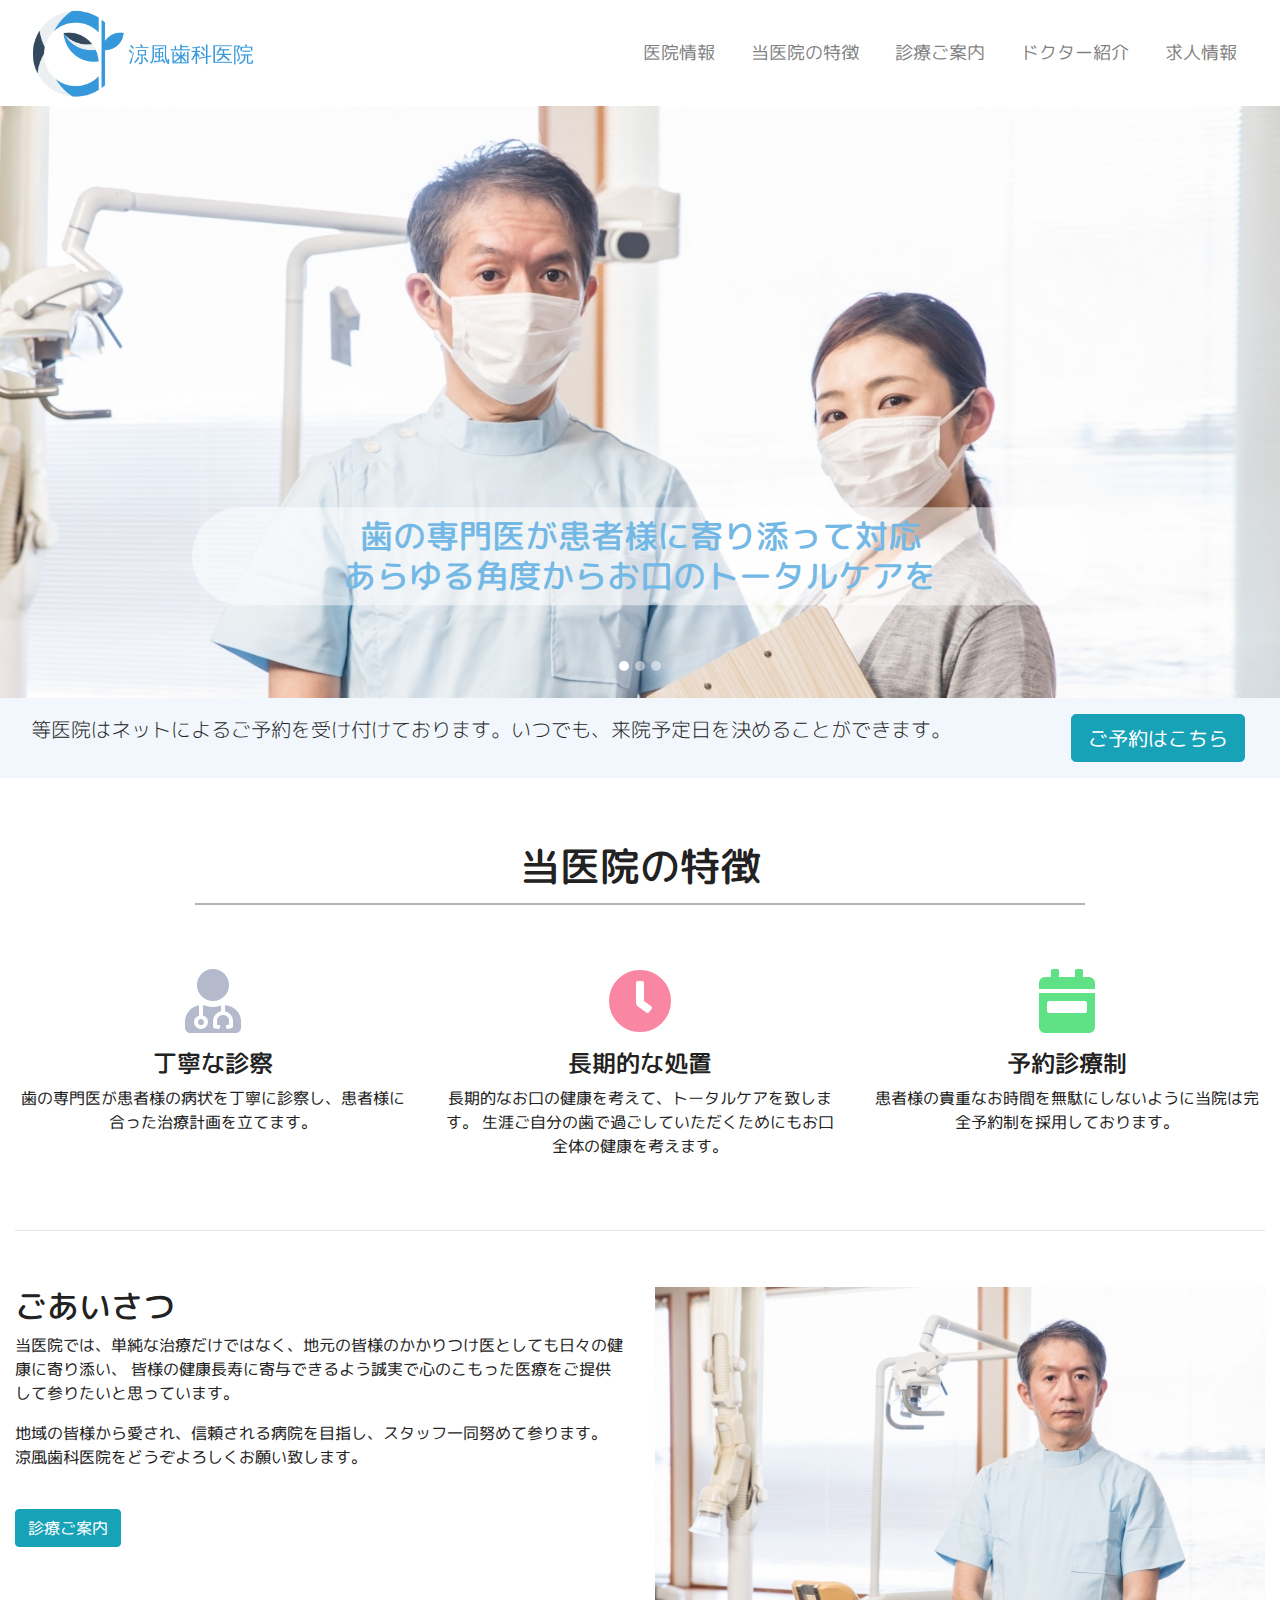
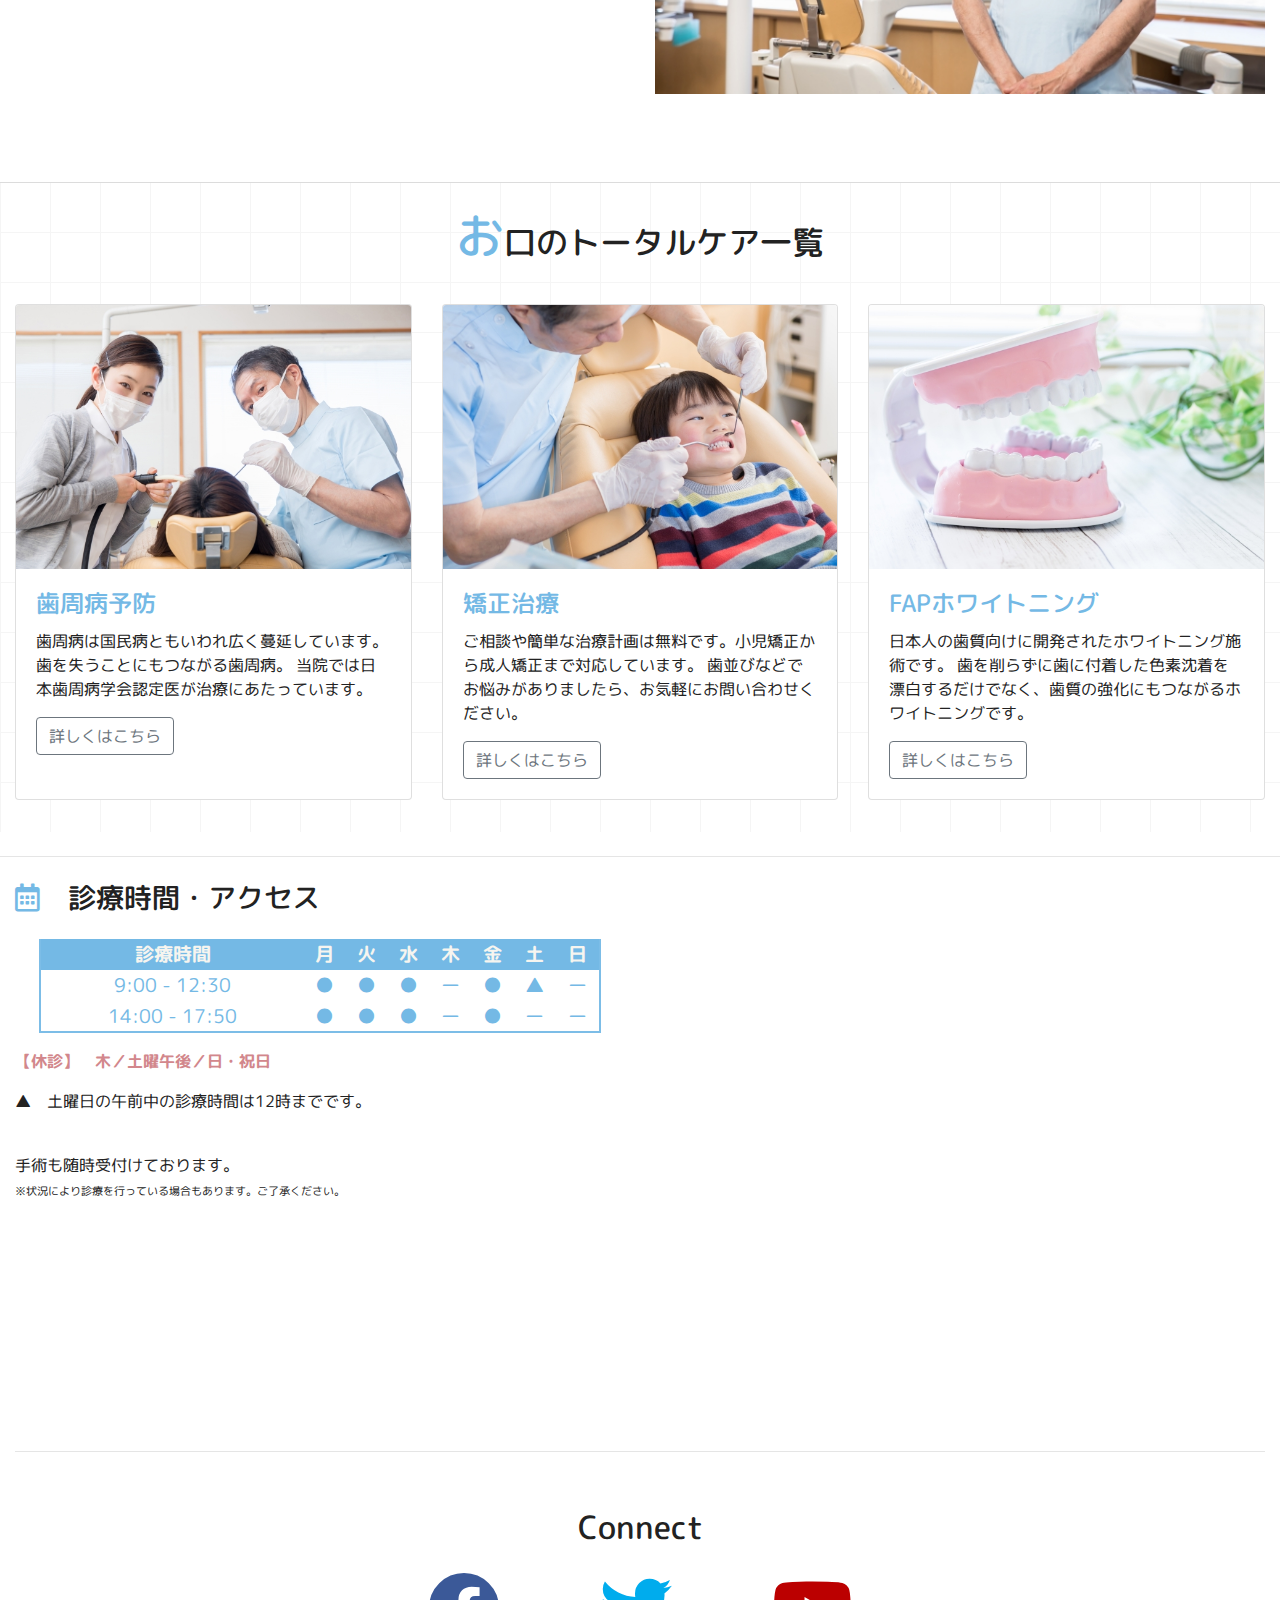
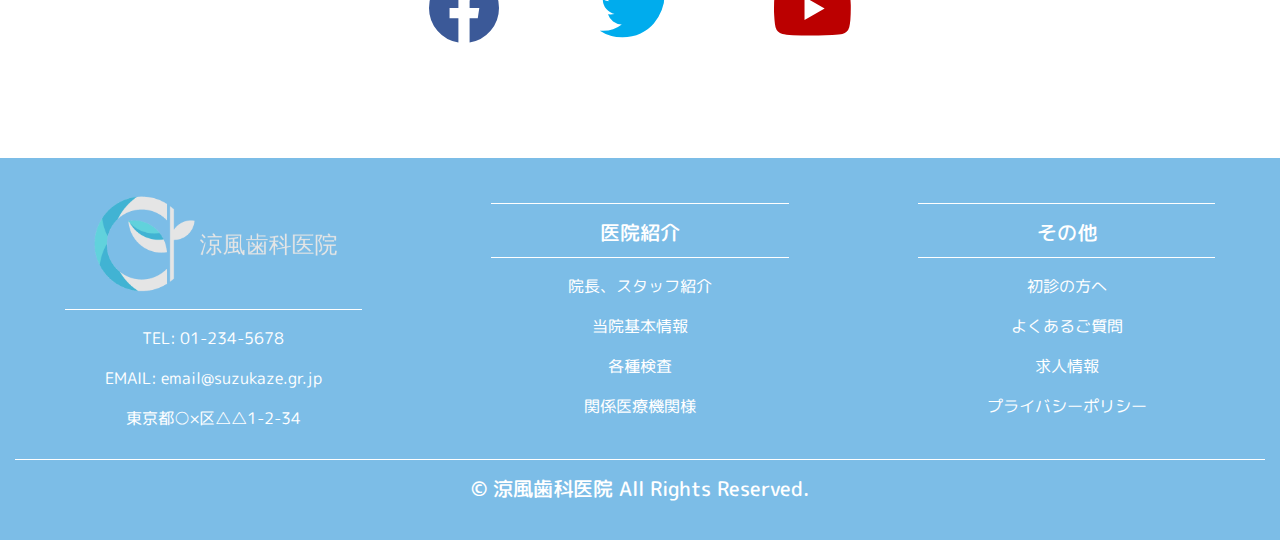
<file: dental/index.html>
<!DOCTYPE html>
<html lang="ja">
	<head>
		<meta charset="utf-8">
		<meta name="viewport" content="width=device-width, initial-scale=1">

		<!-- Bootstrap CSS -->
		<link rel="stylesheet" href="https://stackpath.bootstrapcdn.com/bootstrap/4.3.1/css/bootstrap.min.css" integrity="sha384-ggOyR0iXCbMQv3Xipma34MD+dH/1fQ784/j6cY/iJTQUOhcWr7x9JvoRxT2MZw1T" crossorigin="anonymous">
		<!-- Font Awesome -->
		<link rel="stylesheet" href="https://use.fontawesome.com/releases/v5.6.3/css/all.css">

		<!-- My Style-->
		<link href="style.css" rel="stylesheet">

		<title>涼風歯科医院 | 患者様に寄り添った治療を</title>
	</head>

	<body>

	<!-- Navigation -->
	<!-- expand-lgでlg以上の時nav-itemを表示する -->
	<nav class="navbar navbar-expand-lg navbar-light bg-white">
		<div class="container-fluid">
			<a class="navbar-brand" href="index.html"><img class="logo" src="image/logo.png"></a>
			<button class="navbar-toggler" type="button" data-toggle="collapse" data-target="#navbarResponsive">
				<span class="navbar-toggler-icon"></span>
			</button>
			<div class="collapse navbar-collapse" id="navbarResponsive">
				<ul class="navbar-nav ml-auto">
					<li class="nav-item">
						<a class="nav-link" href="#">医院情報</a>
					</li>
					<li class="nav-item">
						<a class="nav-link" href="#">当医院の特徴</a>
					</li>
					<li class="nav-item">
						<a class="nav-link" href="#">診療ご案内</a>
					</li>
					<li class="nav-item">
						<a class="nav-link" href="#">ドクター紹介</a>
					</li>
					<li class="nav-item">
						<a class="nav-link" href="#">求人情報</a>
					</li>
				</ul>
			</div>
		</div>
	</nav>


	<!--- Image Slider -->
	<div id="slides" class="carousel slide carousel-fade" data-ride="carousel">
		<ul class="carousel-indicators">
			<li data-target="#slides" data-slide-to="0" class="active"></li>
			<li data-target="#slides" data-slide-to="1"></li>
			<li data-target="#slides" data-slide-to="2"></li>
		</ul>
		<div class="carousel-inner">
			<div class="carousel-item active">
				<img src="image/slide1.jpg">
				<div class="carousel-caption">
					<h3>
						歯の専門医が患者様に寄り添って対応<br>
						あらゆる角度からお口のトータルケアを
					</h3>
				</div>
			</div>
			<div class="carousel-item">
				<img src="image/slide2.jpg">
			</div>
			<div class="carousel-item">
				<img src="image/slide3.jpg">
			</div>
		</div>
	</div>


	<!--- Jumbotron -->
	<div class="container-fluid">
		<div class="row jumbotron">
			<div class="col-xs-12 col-sm-12 col-md-9 col-lg-9 col-xl-10">
				<p class="lead">
					等医院はネットによるご予約を受け付けております。いつでも、来院予定日を決めることができます。
				</p>
			</div>
			<div class="col-xs-12 col-sm-12 col-md-3 col-lg-3 col-xl-2">
				<a href="#"><button type="button" class="btn btn-info btn-lg">ご予約はこちら</button></a>
			</div>
		</div>
	</div>


	<!--- 特徴 -->
	<div class="container-fluid padding">
		<div class="row welcome text-center">
			<div class="col-12">
				<h1 class="display-6">当医院の特徴</h1>
			</div>
			<hr>
		</div>
	</div>


	<!--- Three Column Section -->
	<div class="container-fluid padding">
		<div class="row text-center padding">
			<div class="col-xs-12 col-sm-6 col-md-4">
				<i class="fas fa-user-md"></i>
				<h4>丁寧な診察</h4>
				<p>歯の専門医が患者様の病状を丁寧に診察し、患者様に合った治療計画を立てます。</p>
			</div>
			<div class="col-xs-12 col-sm-6 col-md-4">
				<i class="fa fa-clock"></i>
				<h4>長期的な処置</h4>
				<p>
					長期的なお口の健康を考えて、トータルケアを致します。
					生涯ご自分の歯で過ごしていただくためにもお口全体の健康を考えます。
				</p>
			</div>
			<div class="col-sm-12 col-md-4">
				<i class="fas fa-calendar-week"></i>
				<h4>予約診療制</h4>
				<p>患者様の貴重なお時間を無駄にしないように当院は完全予約制を採用しております。</p>
			</div>
			
		</div>
		<hr class="my-4">
	</div>


	<!--- Two Column Section -->
	<div class="container-fluid padding">
		<div class="row padding">
			<div class="col-lg-6">
				<h2>ごあいさつ</h2>
				<p>
					当医院では、単純な治療だけではなく、地元の皆様のかかりつけ医としても日々の健康に寄り添い、
					皆様の健康長寿に寄与できるよう誠実で心のこもった医療をご提供して参りたいと思っています。
				</p>
				<p>
					地域の皆様から愛され、信頼される病院を目指し、スタッフ一同努めて参ります。
					涼風歯科医院をどうぞよろしくお願い致します。
				</p>
				<br>
				<a href="#" class="btn btn-info">診療ご案内</a>
			</div>
			<div class="col-lg-6 text-center">
				<img src="image/face.jpg" class="img-fluid">
			</div>
		</div>
	</div>
	
	
	<!--- お口のトータルケア -->
	<div class="oral-care">
		<hr class="my-4">
		<div class="container-fluid padding">
			<div class="row text-center">
				<div class="col-12">
					<h2 class="display-6">お口のトータルケア一覧</h2>
				</div>
				<hr>
			</div>
		</div>


		<!--- Cards -->
		<div class="container-fluid">
			<div class="row padding">
				<!-- 中央寄せにしたければ、col-md-4の横に text-center を追加する-->
				<div class="col-md-4 d-flex align-items-stretch">
					<div class="card">
						<img class="card-img-top" src="image/card1.jpg">
						<div class="card-body">
							<h4 class="card-title">歯周病予防</h4>
							<p class="card-text">
								歯周病は国民病ともいわれ広く蔓延しています。歯を失うことにもつながる歯周病。
								当院では日本歯周病学会認定医が治療にあたっています。
							</p>
							<a href="#" class="btn btn-outline-secondary">詳しくはこちら</a>
						</div>
					</div>
				</div>
				<div class="col-md-4 d-flex align-items-stretch">
					<div class="card">
						<img class="card-img-top" src="image/card2.jpg">
						<div class="card-body">
							<h4 class="card-title">矯正治療</h4>
							<p class="card-text">
								ご相談や簡単な治療計画は無料です。小児矯正から成人矯正まで対応しています。
								歯並びなどでお悩みがありましたら、お気軽にお問い合わせください。
							</p>
							<a href="#" class="btn btn-outline-secondary">詳しくはこちら</a>
						</div>
					</div>
				</div>
				<div class="col-md-4 d-flex align-items-stretch">
					<div class="card">
						<img class="card-img-top" src="image/card3.jpg">
						<div class="card-body">
							<h4 class="card-title">FAPホワイトニング</h4>
							<p class="card-text">
								日本人の歯質向けに開発されたホワイトニング施術です。
								歯を削らずに歯に付着した色素沈着を漂白するだけでなく、歯質の強化にもつながるホワイトニングです。
							</p>
							<a href="#" class="btn btn-outline-secondary">詳しくはこちら</a>
						</div>
					</div>
				</div>
			</div>
		</div>
	</div>
	<hr class="my-4">
	

	<!--- Two Column Section -->
	<div class="container-fluid padding">
		<div class="row padding">
			<div class="col-12 mb-3">
				<h3><i class="far fa-calendar-alt"></i>　診療時間・アクセス</h3>
			</div>
			<div class="col-lg-6">
				<div class="schedule">
					<table>
						<tbody>
							<tr>
								<th>診療時間</th>
								<th>月</th>
								<th>火</th>
								<th>水</th>
								<th>木</th>
								<th>金</th>
								<th>土</th>
								<th>日</th>
							</tr>
							<tr>
								<td class="time">9:00 - 12:30</td>
								<td>●</td>
								<td>●</td>
								<td>●</td>
								<td>ー</td>
								<td>●</td>
								<td>▲</td>
								<td>ー</td>
							</tr>
							<tr>
								<td class="time">14:00 - 17:50</td>
								<td>●</td>
								<td>●</td>
								<td>●</td>
								<td>ー</td>
								<td>●</td>
								<td>ー</td>
								<td>ー</td>
							</tr>
						</tbody>
					</table>
				</div>
				<p style="color: #d2878c"><strong>【休診】　木／土曜午後／日・祝日</strong></p>
				<p><strong>▲</strong>　土曜日の午前中の診療時間は12時までです。</p>
				<br>
				<p>
					手術も随時受付けております。<br>
					<span style="font-size: 0.7rem;">※状況により診療を行っている場合もあります。ご了承ください。</span>
				</p>
				
			</div>
			<div class="col-lg-6">
				<iframe frameborder="0" style="border:0; width: 100%; height: 50vh"
					src="https://www.google.com/maps/embed/v1/place?key=AIzaSyBYcUNG9r1nbokTTbH2Vr4ZzfrrVc8Q8QI&q=東京駅"
					allowfullscreen>
				</iframe>
			</div>
		</div>
		<hr class="my-4">
	</div>


	<!--- Connect -->
	<div class="container-fluid padding">
		<div class="row text-center padding">
			<div class="col-12">
				<h2>Connect</h2>
				<div class="col-12 social padding">
					<a href="#"><i class="fab fa-facebook"></i></a>
					<a href="#"><i class="fab fa-twitter"></i></a>
					<a href="#"><i class="fab fa-youtube"></i></a>
				</div>
			</div>
		</div>
	</div>


	<!--- Footer -->
	<footer>
		<div class="container-fluid padding">
			<div class="row text-center">
				<div class="col-md-4">
					<img src="image/logo2.png">
					<hr class="light">
					<p>TEL: 01-234-5678</p>
					<p>EMAIL: email@suzukaze.gr.jp</p>
					<p>東京都○×区△△1-2-34<p>
				</div>
				<div class="col-md-4">
					<hr class="light">
					<h5>医院紹介</h5>
					<hr class="light">
					<p><a href="#">院長、スタッフ紹介</a></p>
					<p><a href="#">当院基本情報</a></p>
					<p><a href="#">各種検査</a></p>
					<p><a href="#">関係医療機関様</a></p>
					<p></p>
				</div>
				<div class="col-md-4">
					<hr class="light">
					<h5>その他</h5>
					<hr class="light">
					<p><a href="#">初診の方へ</a></p>
					<p><a href="#">よくあるご質問</a></p>
					<p><a href="#">求人情報</a></p>
					<p><a href="#">プライバシーポリシー</a></p>
				</div>
				<div class="col-12">
					<hr class="light-100">
					<h5>&copy; 涼風歯科医院 All Rights Reserved.</h5>
				</div>
			</div>
		</div>
	</footer>
	


	<!-- Optional JavaScript -->
    <!-- jQuery first, then Popper.js, then Bootstrap JS -->
    <script src="https://code.jquery.com/jquery-3.3.1.slim.min.js" integrity="sha384-q8i/X+965DzO0rT7abK41JStQIAqVgRVzpbzo5smXKp4YfRvH+8abtTE1Pi6jizo" crossorigin="anonymous"></script>
    <script src="https://cdnjs.cloudflare.com/ajax/libs/popper.js/1.14.7/umd/popper.min.js" integrity="sha384-UO2eT0CpHqdSJQ6hJty5KVphtPhzWj9WO1clHTMGa3JDZwrnQq4sF86dIHNDz0W1" crossorigin="anonymous"></script>
	<script src="https://stackpath.bootstrapcdn.com/bootstrap/4.3.1/js/bootstrap.min.js" integrity="sha384-JjSmVgyd0p3pXB1rRibZUAYoIIy6OrQ6VrjIEaFf/nJGzIxFDsf4x0xIM+B07jRM" crossorigin="anonymous"></script>
	
	
	<!-- carousel-captionをレスポンシブに（@mediaを使ってcssで対応する場合はコメントアウトする） -->
	<script>
		$(document).ready(function () {
			$('.carousel .carousel-caption').css('zoom', $('.carousel').width() / 1250);
		});

		$(window).resize(function () {
			$('.carousel .carousel-caption').css('zoom', $('.carousel').width() / 1250);
		});
	</script>

	</body>
</html>
</file>
<file: dental/style.css>
/* Google fontのインポート */
@import url('https://fonts.googleapis.com/css?family=M+PLUS+Rounded+1c&display=swap');

html, body {
  height: 100%;
  width: 100%;
  font-family: 'M PLUS Rounded 1c', sans-serif;
  /* ブラックよりほんのちょっと明るい色 */
  color: #222;
}


/* navbarのスタイル */
.navbar {
  padding: 0.8rem;
  padding: 0rem;
}

.navbar-nav li {
  padding-right: 20px;
  text-decoration: none;
}

.nav-link {
  font-size: 1.1rem;
}

.logo {
  max-height: 6rem;
  padding: 0;
}


/* Image Sliderのスタイル */
/* インジケーターを丸くする */
.carousel-indicators li {
    border-radius: 50%;
    margin: 1px 3px;
    height: 10px;
    max-width: 10px;
}

/* carouselのslideの高さ */
.slides {
  height: 43rem;
}

.carousel-inner img {
  width: 100%;
  height: auto;
}

.carousel-caption {
  position: absolute;
  top: 75%;
  transform: translateY(-50%);
}

.carousel-caption h3 {
  /*font-size: 180%;*/
  font-size: 2rem;
  font-weight: 500;
  color: #74B9E5;
  background-color: rgba(255,255,255,0.5);
  border-radius: 3rem; 
  padding: 0.6rem 0.6rem;
}

.btn-primary {
  background-color: #6648b1;
  border: 1px solid #563d7c;
}

.btn-primary:hover {
  background-color: #563d7c;
  border: 1px solid #563d7c;
}


/* Jumbotronのスタイル */
.jumbotron {
  padding: 1rem;
  border-radius: 0;
  background-color: #F1F7FC;
}


/* 特徴のスタイル */
.padding {
  padding-bottom: 2rem;
}

.welcome {
  width: 75%;
  /* センタリング */
  margin: 0 auto;
  padding-top: 2rem;
}

.welcome hr {
  border-top: 2px  solid #b4b4b4;
  width: 95%;
  margin-top: .3rem;
  margin-bottom: 1rem;
}


/*Three Column Sectionのスタイル */
.fa-user-md {
  color: #b4b9cc;
}

.fa-clock {
  color: #f986a2;
}

.fa-calendar-week {
  color: #5ee285;
}

.fa-user-md, .fa-clock, .fa-calendar-week {
  font-size: 4rem;
  margin: 1rem;
}


/* Cardsのスタイル */
.oral-care h2:first-letter {
  font-size: 1.5em;
  color: #74B9E5;
}

.oral-care h2 {
  color: #222;
}

.oral-care h4 {
  color: #74B9E5;
}

.oral-care {
  background: url("image/bg_grid.png");
}

/* カードの画像を小さくして中央に寄せる */
/*
.card-img-top {
  width: 80% !important;
  margin: 1.5rem auto 0 auto;
}
*/


/* Two Column Sectionのスタイル */
.fa-calendar-alt {
  color: #74B9E5;
}


.schedule table {
  border-collapse: collapse;
  border-right: 2px solid #7CBDE7;
  border-bottom: 2px solid #7CBDE7;
  border-left: 2px solid #7CBDE7;
  width: 92%;
  color: #74B9E5;
  line-height: 1.5;
  text-align: center;
  font-size: 1.2rem;
  margin-bottom: 1rem;
  margin-left: auto;
  margin-right: auto;
}

.schedule tr:first-child th {
  background: #74B9E5;
  width: auto;
  color: #F6F5F0;
  font-weight: 600;
  letter-spacing: 0;
}


/* Connectのスタイル */
.social a {
  font-size: 4.5em;
  padding: 3rem;
}

.fa-facebook {
  color: #3b5998;
}

.fa-twitter {
  color: #00aced;
}

.fa-google-plus-g {
  color: #dd4b39;
}

.fa-instagram {
  color: #517fa4;
}

.fa-youtube {
  color: #bb0000;
}

.fa-facebook:hover,
.fa-twitter:hover, 
.fa-google-plus-g:hover, 
.fa-instagram:hover,
.fa-youtube:hover {
  color: #d5d5d5;
}


/* footerのスタイル */
footer {
  background-color: #7CBDE7;
  color: white;
  padding-top: 2rem;
}

hr.light {
  border-top: 1px solid white;
  width: 75%;
  margin-top: .8rem;
  margin-bottom: 1rem;
}

footer a {
  color: white;
}

hr.light-100 {
  border-top: 1px solid white;
  width: 100%;
  margin-top: .8rem;
  margin-bottom: 1rem;
}

footer img {
  width: 70%;
}

footer a {
  text-decoration: none;
}

footer a:hover {
  color: #d5d5d5;
  text-decoration: none;
}



/*---Media Queries --*/
/* 992px以下 */
@media (max-width: 992px) {
  .social a {
    font-size: 4em;
    padding: 2rem;
  }

  
  .carousel-caption {
    top: 70%;
  }

  /*
  .carousel-caption h3 {
    font-size: 160%;
    font-weight: 400;
    padding-bottom: .3rem;
  }
}
*/

/* 768px以下 */
@media (max-width: 768px) {
  
  .carousel-caption {
    top: 65%;
  }

  /*
  .carousel-caption h1 {
    font-size: 350%;
  }

  .carousel-caption h3 {
    font-size: 120%;
    font-weight: 400;
    padding-bottom: .2rem;
  }

  .carousel-caption .btn {
    font-size: 95%;
    padding: 8px, 14px;
  }
  */

  .display-6 {
    font-size: 200%
  }

  .social a {
    font-size: 2.5em;
    padding: 1.2rem;
  }
}

/* 576px以下 */
@media (max-width: 576px) {

  .jumbotron p{
    font-size: 1rem;
    margin: 0;
  }

  .carousel-caption {
    /* top: 65%; */
    display: none;
  }

  /*
  .carousel-caption h1 {
    font-size: 250%;
  }

  .carousel-caption h3 {
    font-size: 100%;
  }

  .carousel-caption .btn {
    font-size: 90%;
    padding: 4px, 8px;
  }
  */

  .carousel-indicators {
    display: none;
  }

  .display-6 {
    font-size: 160%
  }
}


/*---Firefox Bug Fix --*/
.carousel-item {
  transition: -webkit-transform 0.5s ease;
  transition: transform 0.5s ease;
  transition: transform 0.5s ease, -webkit-transform 0.5s ease;
  -webkit-backface-visibility: visible;
  backface-visibility: visible;
}


/*--- Bootstrap Padding Fix --*/
[class*="col-"] {
    padding: 1rem;
}



/*
Extra small (xs) devices (portrait phones, less than 576px)
No media query since this is the default in Bootstrap

Small (sm) devices (landscape phones, 576px and up)
@media (min-width: 576px) { ... }

Medium (md) devices (tablets, 768px and up)
@media (min-width: 768px) { ... }

Large (lg) devices (desktops, 992px and up)
@media (min-width: 992px) { ... }

Extra (xl) large devices (large desktops, 1200px and up)
@media (min-width: 1200px) { ... }
*/
</file>
